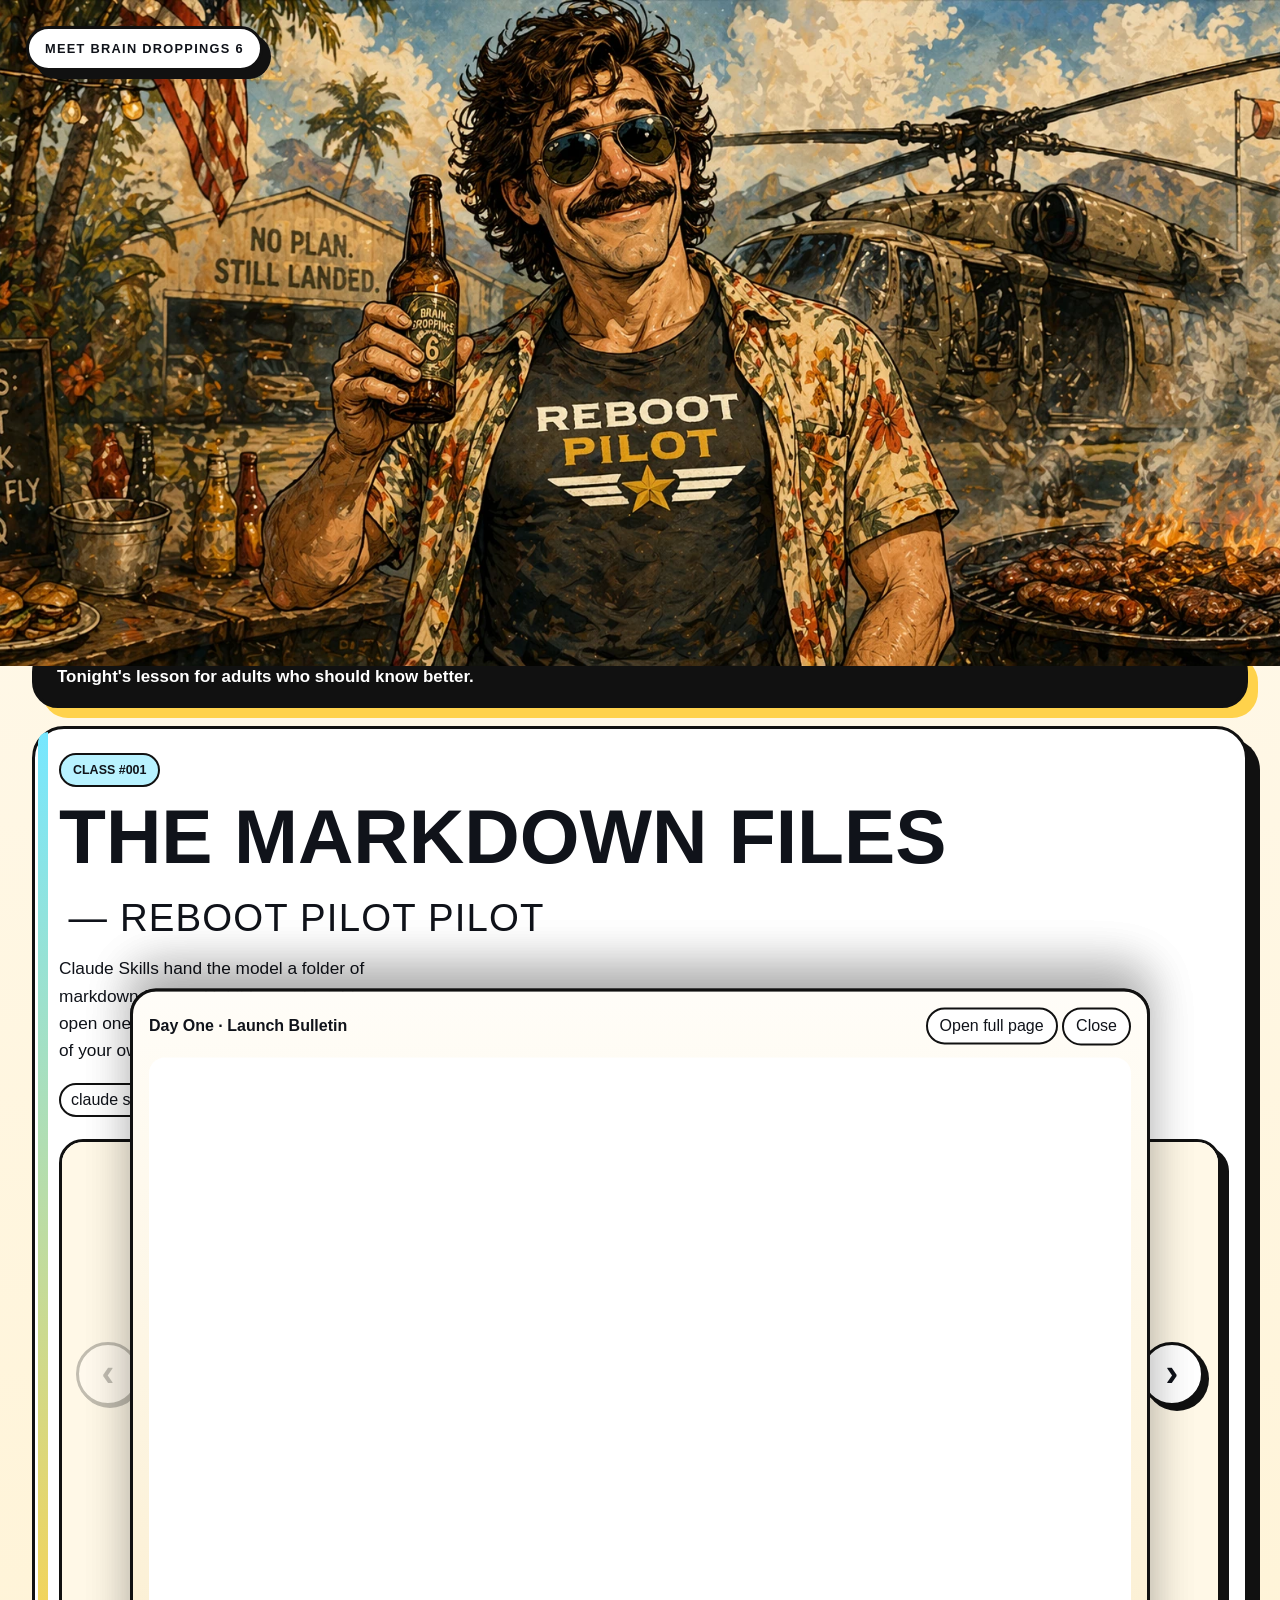
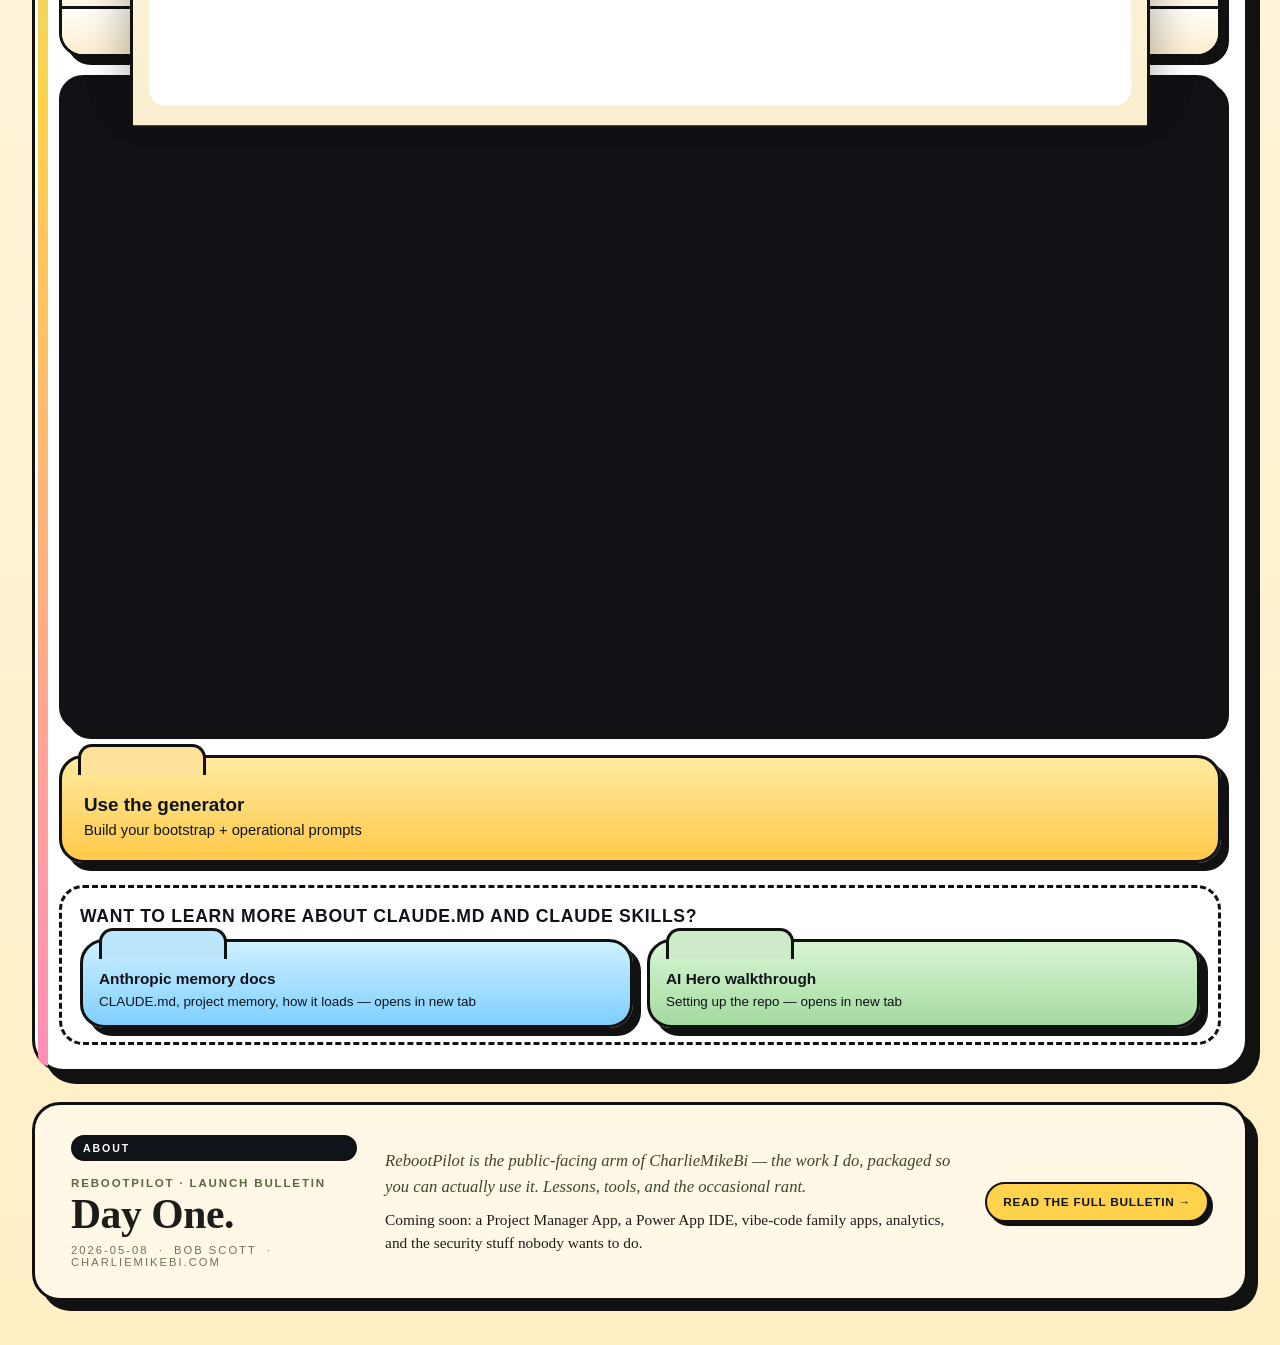
<file: index.html>
<!doctype html>
<html lang="en">
<head>
<meta charset="utf-8" />
<meta name="viewport" content="width=device-width,initial-scale=1" />
<title>RebootPilot &mdash; The Markdown Files</title>
<link rel="icon" href="/assets/favicon.ico" sizes="any" />
<link rel="icon" type="image/png" sizes="32x32" href="/assets/favicon-32.png" />
<link rel="icon" type="image/png" sizes="192x192" href="/assets/favicon-192.png" />
<link rel="icon" type="image/png" sizes="512x512" href="/assets/favicon-512.png" />
<link rel="apple-touch-icon" sizes="180x180" href="/assets/apple-touch-icon.png" />
<link rel="stylesheet" href="styles.css" />
</head>
<body>
<section class="hero">
  <picture>
    <source srcset="assets/brain-droppings-6-banner.webp" type="image/webp" />
    <img src="assets/brain-droppings-6-banner.png" alt="Brain Droppings 6" class="hero-image" />
  </picture>
  <div class="hero-mark">Meet Brain Droppings 6</div>
</section>

<main class="deck">
  <section class="headline-card">Tonight's lesson for adults who should know better.</section>
  <section class="layout">
    <article class="lesson-card">
      <span class="eyebrow">Class #001</span>
      <h1>The Markdown Files <span class="h1-mark">&mdash; Reboot Pilot Pilot</span></h1>
      <p class="lede">Claude Skills hand the model a folder of markdown files and let it loose. Tonight we open one, see why it works, and build one of your own.</p>
      <div class="meta-row">
        <span>claude skills</span><span>llm</span><span>difficulty 2/5</span>
      </div>
      <figure class="comic comic-carousel" aria-roledescription="carousel" aria-label="The Markdown Files comic">
        <div class="carousel-stage">
          <button class="carousel-btn carousel-btn--prev" type="button" data-comic-prev aria-label="Previous panel">&lsaquo;</button>
          <div class="carousel-track-wrap">
            <div class="carousel-track" id="comicTrack">
              <div class="carousel-slide" role="group" aria-roledescription="slide" aria-label="Panel 1 of 6">
                <picture>
                  <source srcset="assets/comic1-1.webp" type="image/webp" />
                  <img src="assets/comic1-1.png" alt="Young Bub hands SFC Murillo a yellow sticky note reading 0600 BUB DRESS BLUES M." loading="eager" />
                </picture>
              </div>
              <div class="carousel-slide" role="group" aria-roledescription="slide" aria-label="Panel 2 of 6">
                <picture>
                  <source srcset="assets/comic1-2.webp" type="image/webp" />
                  <img src="assets/comic1-2.png" alt="On the PT field, Murillo yells YOU WILL NOT DISRESPECT YOUR LT while Lt Droppings stands at attention." loading="lazy" />
                </picture>
              </div>
              <div class="carousel-slide" role="group" aria-roledescription="slide" aria-label="Panel 3 of 6">
                <picture>
                  <source srcset="assets/comic1-3.webp" type="image/webp" />
                  <img src="assets/comic1-3.png" alt="Years later, 1LT Droppings at his desk; Murillo, now in civvies with a duffel, says GOOD TO SEE HOW MUCH BETTER YOU&#39;VE GOTTEN AT PT, SIR." loading="lazy" />
                </picture>
              </div>
              <div class="carousel-slide" role="group" aria-roledescription="slide" aria-label="Panel 4 of 6">
                <picture>
                  <source srcset="assets/comic1-4.webp" type="image/webp" />
                  <img src="assets/comic1-4.png" alt="Modern Bob in a Hawaiian shirt holds a beer next to a RebootPilot mug while an auto-routed Friday Jersey Day email loads on the laptop." loading="lazy" />
                </picture>
              </div>
              <div class="carousel-slide" role="group" aria-roledescription="slide" aria-label="Panel 5 of 6">
                <picture>
                  <source srcset="assets/comic1-5.webp" type="image/webp" />
                  <img src="assets/comic1-5.png" alt="From a pickup truck Bob calls GOOD LUCK BUB to his teenage son in a fantasy-football jersey outside Oceanview High." loading="lazy" />
                </picture>
              </div>
              <div class="carousel-slide" role="group" aria-roledescription="slide" aria-label="Panel 6 of 6">
                <picture>
                  <source srcset="assets/comic1-6.webp" type="image/webp" />
                  <img src="assets/comic1-6.png" alt="On the porch at sunset Bob and his son share a laugh; the framed 0600 BUB DRESS BLUES M note hangs on the wall behind them." loading="lazy" />
                </picture>
              </div>
            </div>
            <div class="carousel-banner" id="comicBanner" hidden>17 Years Later</div>
          </div>
          <button class="carousel-btn carousel-btn--next" type="button" data-comic-next aria-label="Next panel">&rsaquo;</button>
        </div>
        <div class="carousel-foot">
          <span class="carousel-counter" id="comicCounter">1 / 6</span>
          <div class="carousel-dots" role="tablist" aria-label="Jump to panel">
            <button type="button" data-comic-dot="0" aria-label="Panel 1"></button>
            <button type="button" data-comic-dot="1" aria-label="Panel 2"></button>
            <button type="button" data-comic-dot="2" aria-label="Panel 3"></button>
            <button type="button" data-comic-dot="3" aria-label="Panel 4"></button>
            <button type="button" data-comic-dot="4" aria-label="Panel 5"></button>
            <button type="button" data-comic-dot="5" aria-label="Panel 6"></button>
          </div>
        </div>
      </figure>
      <figure class="lesson-video" aria-label="The Markdown Files video">
        <iframe src="https://www.youtube.com/embed/cFNOu6UwVOQ" title="The Markdown Files &mdash; Class #1 video" allow="accelerometer; clipboard-write; encrypted-media; gyroscope; picture-in-picture; web-share" allowfullscreen loading="lazy" referrerpolicy="strict-origin-when-cross-origin"></iframe>
      </figure>
      <div class="folder-row folder-row--main">
        <button class="folder folder--tool" type="button" data-tool-toggle>
          <strong>Use the generator</strong>
          <span>Build your bootstrap + operational prompts</span>
        </button>
      </div>
      <aside class="learn-more">
        <h3 class="learn-more-title">Want to learn more about CLAUDE.md and Claude Skills?</h3>
        <div class="folder-row folder-row--learn">
          <a class="folder folder--docs" href="https://code.claude.com/docs/en/memory" target="_blank" rel="noopener noreferrer">
            <strong>Anthropic memory docs</strong>
            <span>CLAUDE.md, project memory, how it loads &mdash; opens in new tab</span>
          </a>
          <a class="folder folder--ref" href="https://www.aihero.dev/setting-up-the-repo-3qgzu" target="_blank" rel="noopener noreferrer">
            <strong>AI Hero walkthrough</strong>
            <span>Setting up the repo &mdash; opens in new tab</span>
          </a>
        </div>
      </aside>
    </article>

    <aside class="side-column about-band">
      <section class="bulletin">
        <div class="bulletin-mast">
          <span class="bulletin-tag">About</span>
          <div class="bulletin-kicker">RebootPilot &middot; Launch Bulletin</div>
          <h2 class="bulletin-headline">Day One.</h2>
          <p class="bulletin-meta">2026-05-08 &nbsp;&middot;&nbsp; Bob Scott &nbsp;&middot;&nbsp; charliemikebi.com</p>
        </div>
        <div class="bulletin-body">
          <p class="bulletin-lede">RebootPilot is the public-facing arm of CharlieMikeBi &mdash; the work I do, packaged so you can actually use it. Lessons, tools, and the occasional rant.</p>
          <p class="bulletin-tease">Coming soon: a Project Manager App, a Power App IDE, vibe-code family apps, analytics, and the security stuff nobody wants to do.</p>
        </div>
        <a class="bulletin-link" href="launch-flyer.html" data-bulletin-toggle>Read the full bulletin &rarr;</a>
      </section>
    </aside>
  </section>
</main>

<div class="drawer-scrim" id="drawerScrim" hidden></div>

<div class="notebook" id="toolNotebook">
  <div class="notebook-sheet">
    <div class="notebook-tabs">
      <strong>Prompt Generator</strong>
      <div>
        <a href="items/note-intake.html">Open full page</a>
        <button type="button" data-close-drawer>Close</button>
      </div>
    </div>
    <iframe title="Note Intake" data-src="items/note-intake.html"></iframe>
  </div>
</div>

<div class="notebook" id="bulletinDrawer">
  <div class="notebook-sheet">
    <div class="notebook-tabs">
      <strong>Day One &middot; Launch Bulletin</strong>
      <div>
        <a href="launch-flyer.html">Open full page</a>
        <button type="button" data-close-drawer>Close</button>
      </div>
    </div>
    <iframe title="Day One Launch Bulletin" data-src="launch-flyer.html"></iframe>
  </div>
</div>

<script src="script.js"></script>
</body>
</html>
</file>
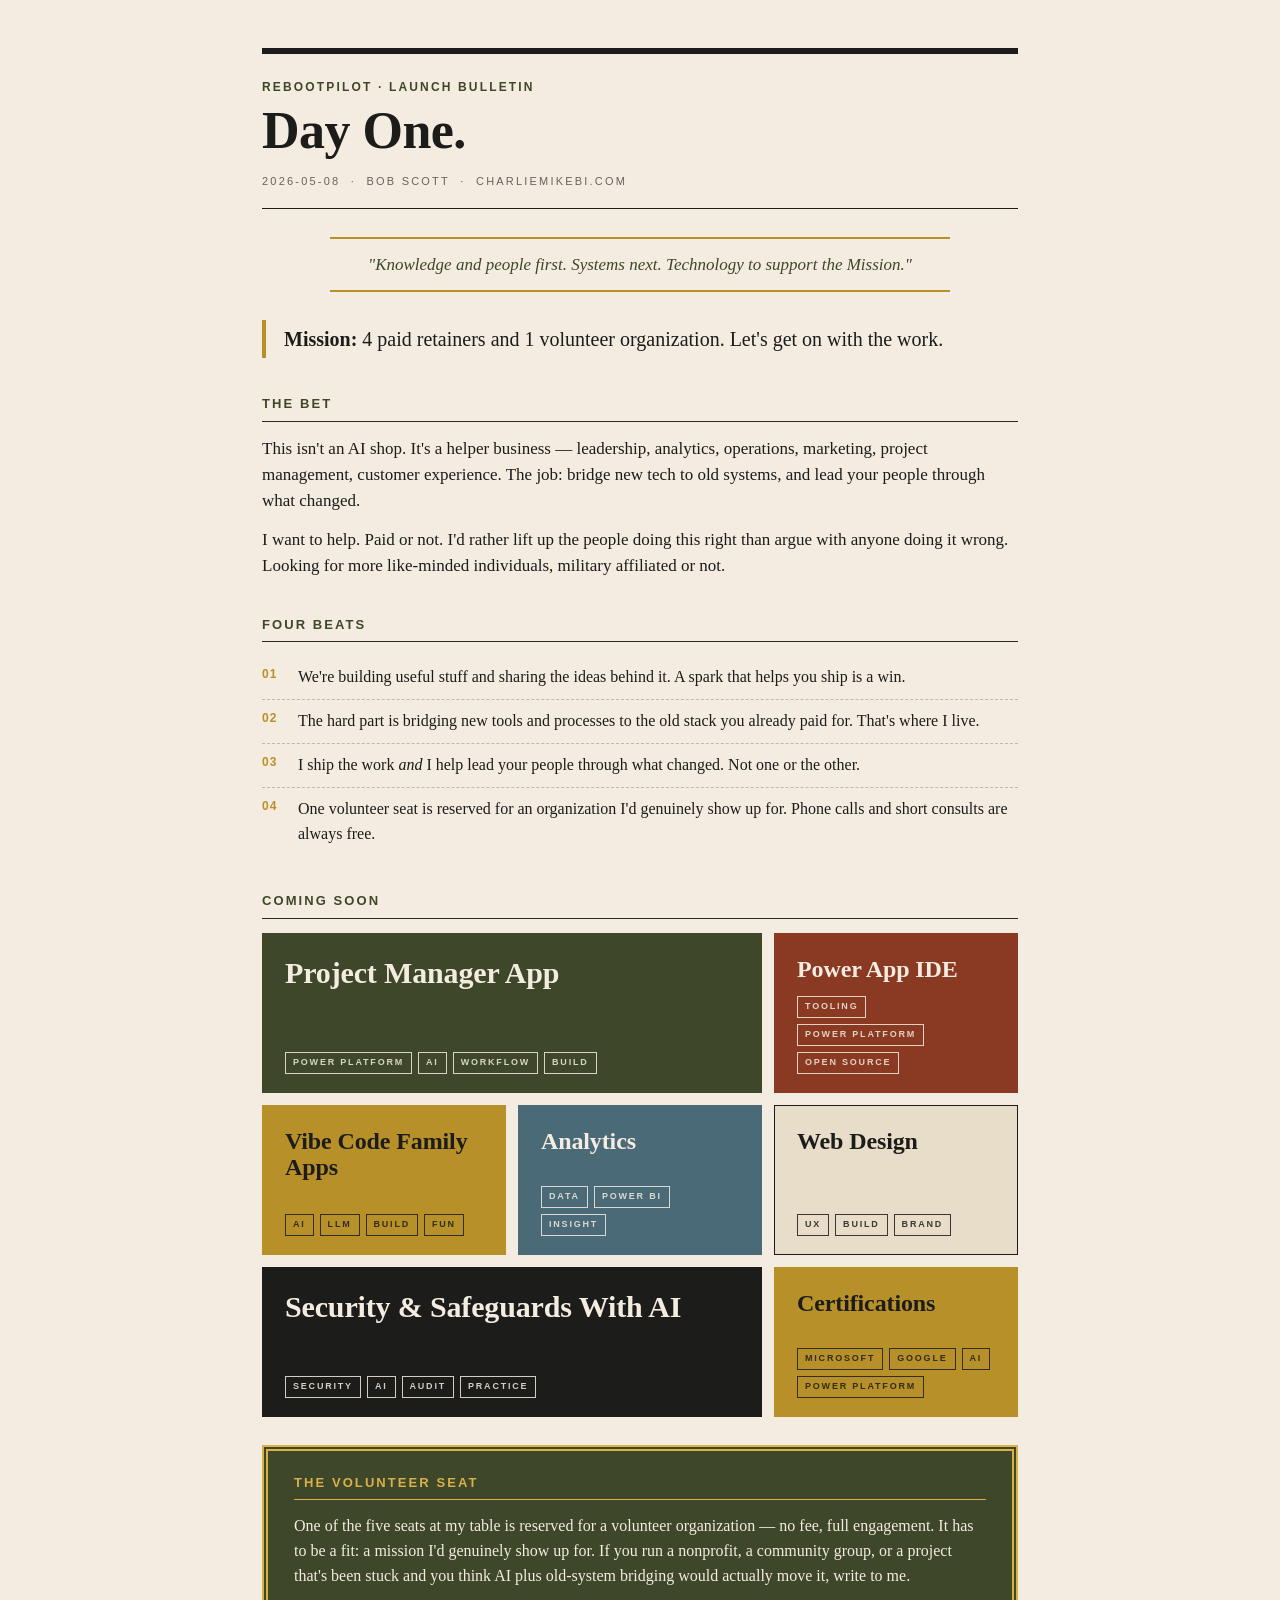
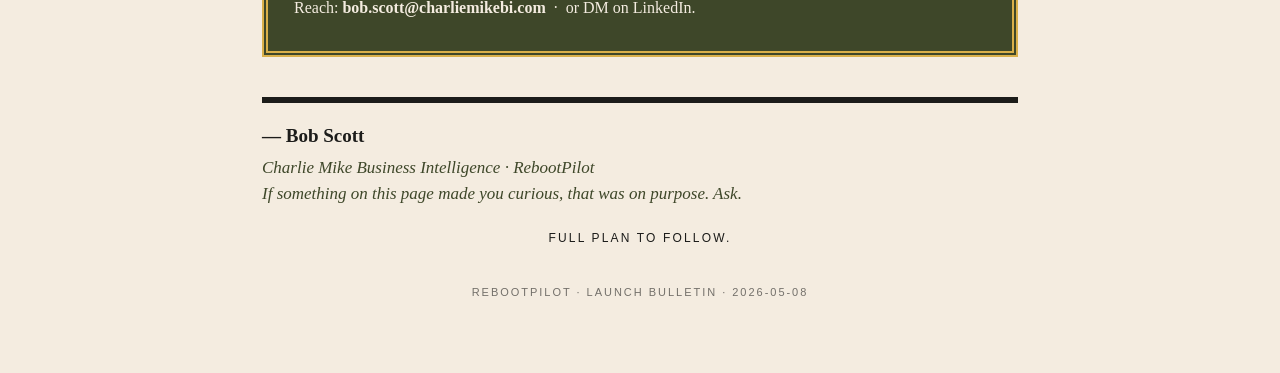
<file: launch-flyer.html>
<!DOCTYPE html>
<html lang="en">
<head>
<meta charset="UTF-8" />
<meta name="viewport" content="width=device-width, initial-scale=1.0" />
<title>RebootPilot &mdash; Launch Bulletin</title>
<style>
  :root {
    --ink:        #1c1c1a;
    --paper:      #f4ece0;
    --paper-dark: #e8ddc9;
    --olive:      #5d6840;
    --olive-deep: #3e4729;
    --mustard:    #b8902a;
    --mustard-soft:#d9b04a;
    --rust:       #8a3a23;
    --faded-blue: #4a6a78;
    --rule:       #2a2a26;
  }
  * { box-sizing: border-box; }
  html, body { margin: 0; padding: 0; }
  body {
    font-family: "Iowan Old Style", "Palatino Linotype", Georgia, "Times New Roman", serif;
    color: var(--ink);
    background: var(--paper);
    line-height: 1.55;
    font-size: 17px;
  }
  .wrap {
    max-width: 820px;
    margin: 0 auto;
    padding: 48px 32px 72px;
  }
  header.masthead {
    border-top: 6px solid var(--ink);
    border-bottom: 1px solid var(--ink);
    padding: 24px 0 18px;
    margin-bottom: 28px;
  }
  .kicker {
    font-family: "Helvetica Neue", Arial, sans-serif;
    font-weight: 700;
    text-transform: uppercase;
    letter-spacing: 0.18em;
    font-size: 12px;
    color: var(--olive-deep);
  }
  h1 {
    font-family: "Iowan Old Style", "Palatino Linotype", Georgia, serif;
    font-weight: 800;
    font-size: 52px;
    line-height: 1;
    letter-spacing: -0.01em;
    margin: 8px 0 6px;
  }
  .subhead {
    font-style: italic;
    font-size: 19px;
    color: var(--olive-deep);
    margin: 0;
  }
  .meta {
    font-family: "Helvetica Neue", Arial, sans-serif;
    font-size: 11px;
    text-transform: uppercase;
    letter-spacing: 0.2em;
    color: var(--ink);
    opacity: 0.65;
    margin-top: 16px;
  }
  h2 {
    font-family: "Helvetica Neue", Arial, sans-serif;
    font-weight: 800;
    text-transform: uppercase;
    letter-spacing: 0.16em;
    font-size: 13px;
    color: var(--olive-deep);
    border-bottom: 1px solid var(--rule);
    padding-bottom: 6px;
    margin: 36px 0 14px;
  }
  p { margin: 0 0 12px; }
  .lede {
    font-size: 20px;
    line-height: 1.5;
    border-left: 4px solid var(--mustard);
    padding: 4px 0 4px 18px;
    margin: 0 0 22px;
  }
  .pull {
    border-top: 2px solid var(--mustard);
    border-bottom: 2px solid var(--mustard);
    padding: 14px 24px;
    margin: 0 auto 28px;
    max-width: 620px;
    font-style: italic;
    font-size: 17px;
    line-height: 1.4;
    color: var(--olive-deep);
    text-align: center;
  }
  ul.beats {
    list-style: none;
    padding: 0;
    margin: 0 0 12px;
    counter-reset: beat;
  }
  ul.beats li {
    padding: 9px 0 9px 36px;
    border-bottom: 1px dashed rgba(28,28,26,0.25);
    position: relative;
    font-size: 16px;
  }
  ul.beats li:last-child { border-bottom: none; }
  ul.beats li::before {
    content: counter(beat, decimal-leading-zero);
    counter-increment: beat;
    position: absolute;
    left: 0;
    top: 9px;
    font-family: "Helvetica Neue", Arial, sans-serif;
    font-weight: 800;
    font-size: 12px;
    color: var(--mustard);
    letter-spacing: 0.08em;
  }
  .bento {
    display: grid;
    grid-template-columns: repeat(3, 1fr);
    gap: 12px;
    margin: 8px 0 0;
  }
  .bento-card {
    padding: 22px 22px 18px;
    display: flex;
    flex-direction: column;
    justify-content: space-between;
    min-height: 150px;
    border: 1px solid var(--ink);
    background: var(--paper-dark);
    color: var(--ink);
    transition: transform 0.15s ease;
  }
  .bento-card:hover { transform: translateY(-2px); }
  .bento-card.olive { background: var(--olive-deep); color: var(--paper); border-color: var(--olive-deep); }
  .bento-card.rust { background: var(--rust); color: var(--paper); border-color: var(--rust); }
  .bento-card.blue { background: var(--faded-blue); color: var(--paper); border-color: var(--faded-blue); }
  .bento-card.ink { background: var(--ink); color: var(--paper); border-color: var(--ink); }
  .bento-card.mustard { background: var(--mustard); color: var(--ink); border-color: var(--mustard); }
  .span-2 { grid-column: span 2; }
  .span-3 { grid-column: span 3; }
  .bento-name {
    font-family: "Iowan Old Style", "Palatino Linotype", Georgia, serif;
    font-weight: 800;
    font-size: 24px;
    line-height: 1.1;
    margin: 0 0 14px;
    letter-spacing: -0.005em;
  }
  .span-2 .bento-name { font-size: 30px; }
  .span-3 .bento-name { font-size: 32px; }
  .bento-cats {
    display: flex;
    flex-wrap: wrap;
    gap: 6px;
  }
  .bento-cat {
    font-family: "Helvetica Neue", Arial, sans-serif;
    font-size: 9px;
    text-transform: uppercase;
    letter-spacing: 0.2em;
    font-weight: 700;
    padding: 3px 7px;
    border: 1px solid currentColor;
    opacity: 0.85;
    white-space: nowrap;
  }

  .invite {
    background: var(--olive-deep);
    color: var(--paper);
    padding: 22px 26px;
    margin: 28px 0 0;
    border: 6px double var(--mustard-soft);
  }
  .invite h2 {
    color: var(--mustard-soft);
    border-bottom: 1px solid var(--mustard-soft);
    margin-top: 0;
  }
  .invite p { margin-bottom: 8px; font-size: 16px; }

  .signoff {
    margin-top: 40px;
    padding-top: 18px;
    border-top: 6px solid var(--ink);
    font-style: italic;
    font-size: 17px;
    color: var(--olive-deep);
  }
  .signoff strong {
    font-style: normal;
    font-weight: 800;
    font-size: 19px;
    color: var(--ink);
    display: block;
    margin-bottom: 4px;
  }
  .more {
    margin-top: 22px;
    text-align: center;
    font-family: "Helvetica Neue", Arial, sans-serif;
    font-size: 12px;
    text-transform: uppercase;
    letter-spacing: 0.18em;
  }
  .more a {
    color: var(--rust);
    text-decoration: none;
    border-bottom: 1px solid var(--rust);
    padding-bottom: 2px;
  }
  .footer {
    margin-top: 36px;
    font-family: "Helvetica Neue", Arial, sans-serif;
    font-size: 11px;
    text-transform: uppercase;
    letter-spacing: 0.18em;
    color: rgba(28,28,26,0.6);
    text-align: center;
  }
  @media (max-width: 760px) {
    .bento { grid-template-columns: repeat(2, 1fr); }
    .span-2, .span-3 { grid-column: span 2; }
    .span-2 .bento-name, .span-3 .bento-name { font-size: 26px; }
  }
  @media (max-width: 480px) {
    .wrap { padding: 32px 22px 56px; }
    h1 { font-size: 38px; }
    .bento { grid-template-columns: 1fr; }
    .span-2, .span-3 { grid-column: span 1; }
    .span-2 .bento-name, .span-3 .bento-name { font-size: 24px; }
  }
</style>
</head>
<body>
  <div class="wrap">

    <header class="masthead">
      <div class="kicker">RebootPilot &middot; Launch Bulletin</div>
      <h1>Day One.</h1>
      <div class="meta">2026-05-08 &nbsp;&middot;&nbsp; Bob Scott &nbsp;&middot;&nbsp; charliemikebi.com</div>
    </header>

    <p class="pull">
      "Knowledge and people first. Systems next. Technology to support the Mission."
    </p>

    <p class="lede">
      <strong>Mission:</strong> 4 paid retainers and 1 volunteer organization. Let's get on with the work.
    </p>

    <h2>The Bet</h2>
    <p>
      This isn't an AI shop. It's a helper business &mdash; leadership, analytics, operations, marketing,
      project management, customer experience. The job: bridge new tech to old systems, and lead your
      people through what changed.
    </p>
    <p>
      I want to help. Paid or not. I'd rather lift up the people doing this right than argue with anyone
      doing it wrong. Looking for more like-minded individuals, military affiliated or not.
    </p>

    <h2>Four Beats</h2>
    <ul class="beats">
      <li>We're building useful stuff and sharing the ideas behind it. A spark that helps you ship is a win.</li>
      <li>The hard part is bridging new tools and processes to the old stack you already paid for. That's where I live.</li>
      <li>I ship the work <em>and</em> I help lead your people through what changed. Not one or the other.</li>
      <li>One volunteer seat is reserved for an organization I'd genuinely show up for. Phone calls and short consults are always free.</li>
    </ul>

    <h2>Coming Soon</h2>
    <div class="bento">
      <div class="bento-card olive span-2">
        <div class="bento-name">Project Manager App</div>
        <div class="bento-cats">
          <span class="bento-cat">Power Platform</span>
          <span class="bento-cat">AI</span>
          <span class="bento-cat">Workflow</span>
          <span class="bento-cat">Build</span>
        </div>
      </div>
      <div class="bento-card rust">
        <div class="bento-name">Power App IDE</div>
        <div class="bento-cats">
          <span class="bento-cat">Tooling</span>
          <span class="bento-cat">Power Platform</span>
          <span class="bento-cat">Open Source</span>
        </div>
      </div>
      <div class="bento-card mustard">
        <div class="bento-name">Vibe Code Family Apps</div>
        <div class="bento-cats">
          <span class="bento-cat">AI</span>
          <span class="bento-cat">LLM</span>
          <span class="bento-cat">Build</span>
          <span class="bento-cat">Fun</span>
        </div>
      </div>
      <div class="bento-card blue">
        <div class="bento-name">Analytics</div>
        <div class="bento-cats">
          <span class="bento-cat">Data</span>
          <span class="bento-cat">Power BI</span>
          <span class="bento-cat">Insight</span>
        </div>
      </div>
      <div class="bento-card">
        <div class="bento-name">Web Design</div>
        <div class="bento-cats">
          <span class="bento-cat">UX</span>
          <span class="bento-cat">Build</span>
          <span class="bento-cat">Brand</span>
        </div>
      </div>
      <div class="bento-card ink span-2">
        <div class="bento-name">Security &amp; Safeguards With AI</div>
        <div class="bento-cats">
          <span class="bento-cat">Security</span>
          <span class="bento-cat">AI</span>
          <span class="bento-cat">Audit</span>
          <span class="bento-cat">Practice</span>
        </div>
      </div>
      <div class="bento-card mustard">
        <div class="bento-name">Certifications</div>
        <div class="bento-cats">
          <span class="bento-cat">Microsoft</span>
          <span class="bento-cat">Google</span>
          <span class="bento-cat">AI</span>
          <span class="bento-cat">Power Platform</span>
        </div>
      </div>
    </div>

    <div class="invite">
      <h2>The Volunteer Seat</h2>
      <p>
        One of the five seats at my table is reserved for a volunteer organization &mdash; no fee, full engagement.
        It has to be a fit: a mission I'd genuinely show up for. If you run a nonprofit, a community group, or
        a project that's been stuck and you think AI plus old-system bridging would actually move it, write to me.
      </p>
      <p>
        Reach: <strong>bob.scott@charliemikebi.com</strong> &nbsp;&middot;&nbsp; or DM on LinkedIn.
      </p>
    </div>

    <div class="signoff">
      <strong>&mdash; Bob Scott</strong>
      Charlie Mike Business Intelligence &middot; RebootPilot
      <br/>If something on this page made you curious, that was on purpose. Ask.
    </div>

    <div class="more">
      Full plan to follow.
    </div>

    <div class="footer">
      RebootPilot &middot; Launch Bulletin &middot; 2026-05-08
    </div>

  </div>
</body>
</html>
</file>
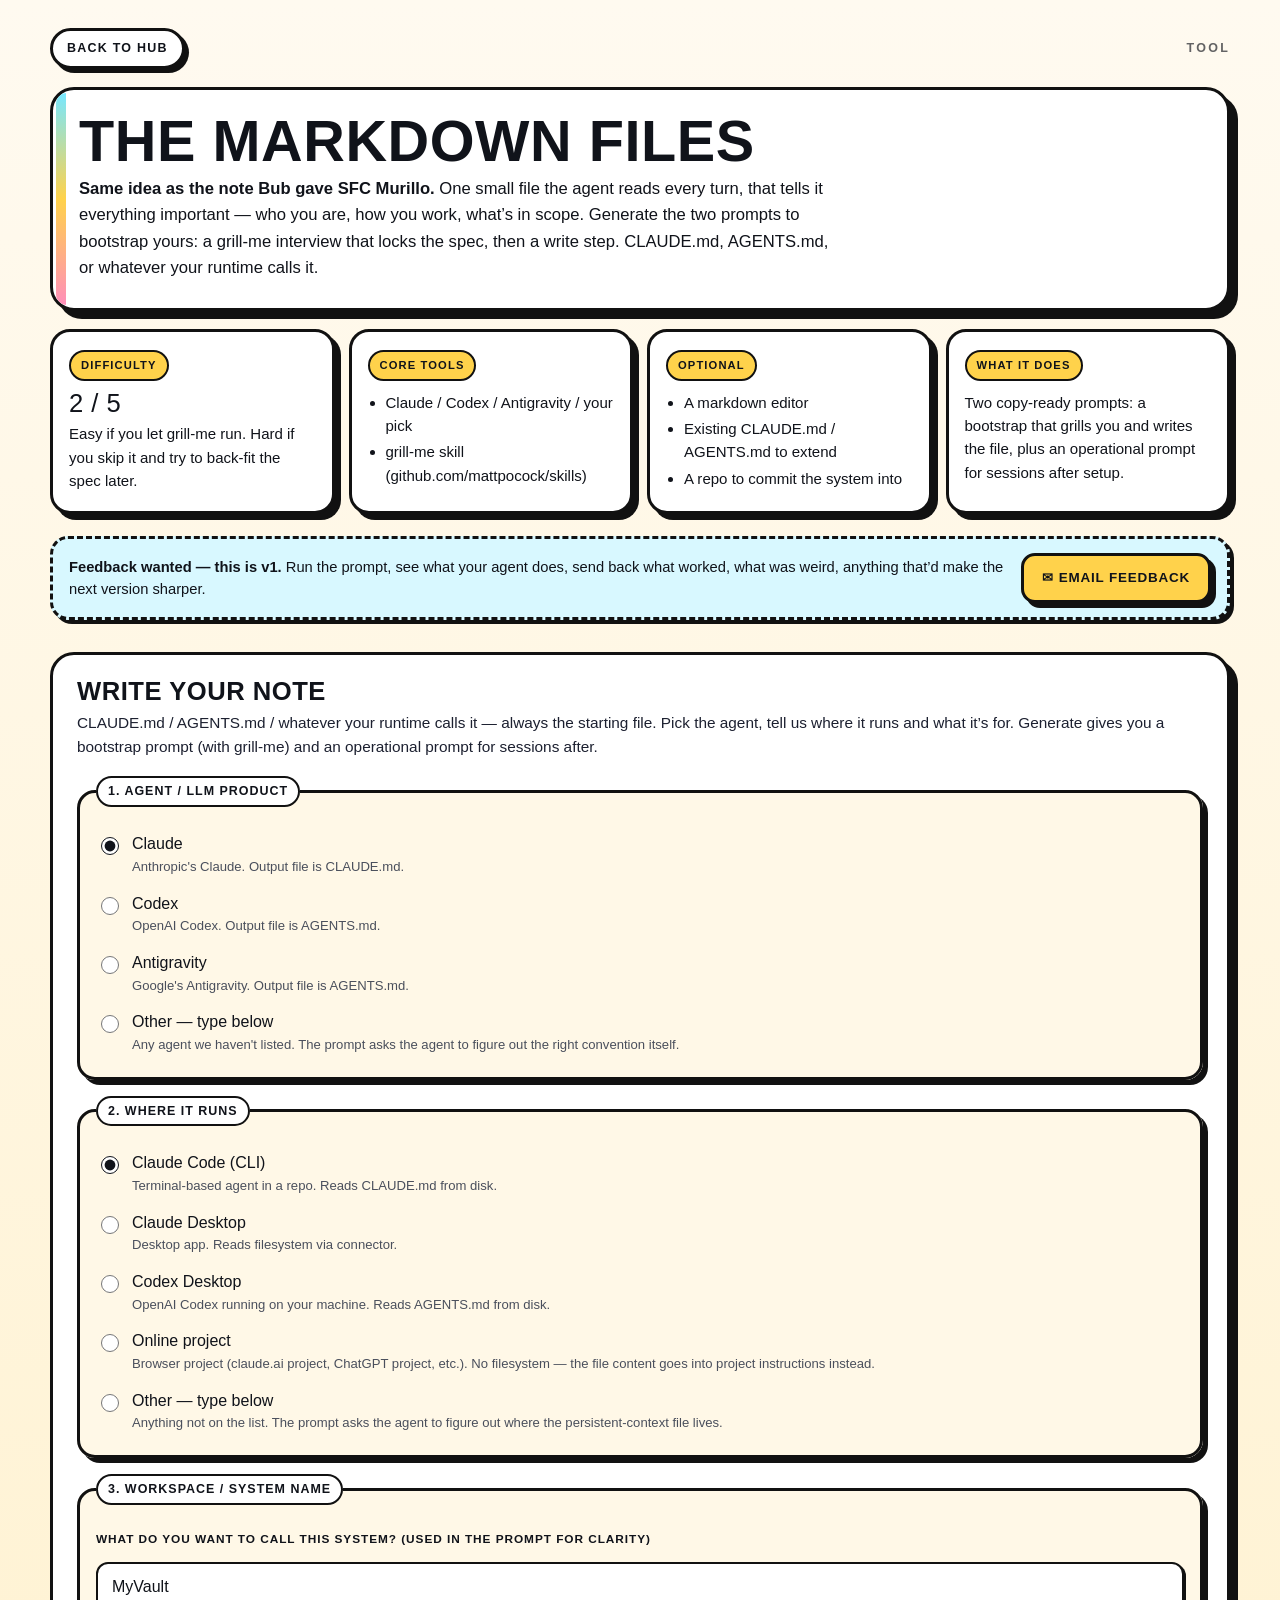
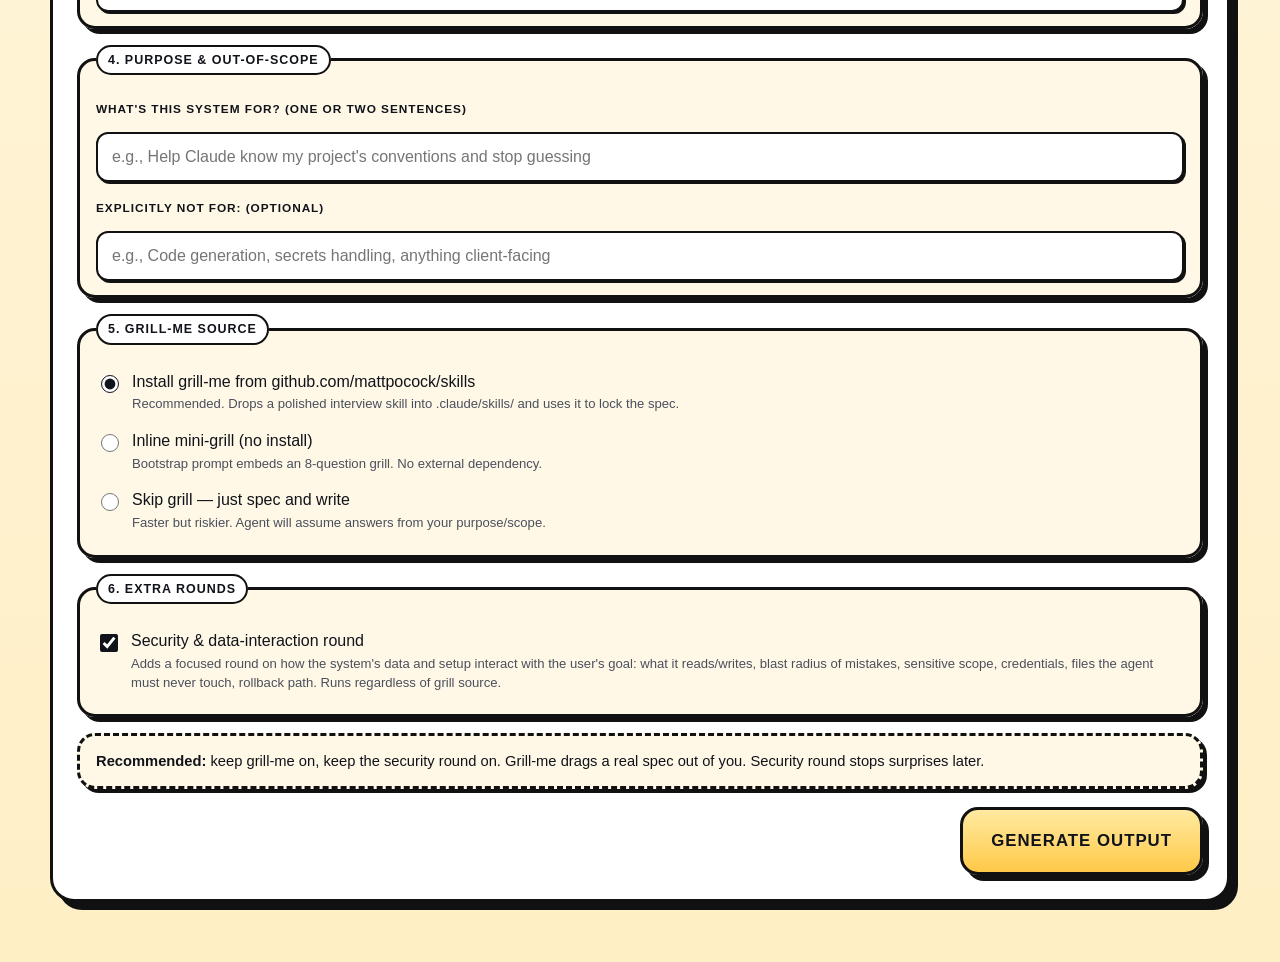
<file: items/note-intake.html>
<!doctype html>
<html lang="en">
<head>
    <meta charset="utf-8" />
    <meta name="viewport" content="width=device-width,initial-scale=1" />
    <title>The Markdown Files | RebootPilot</title>
    <link rel="icon" href="/assets/favicon.ico" sizes="any" />
    <link rel="icon" type="image/png" sizes="32x32" href="/assets/favicon-32.png" />
    <link rel="icon" type="image/png" sizes="192x192" href="/assets/favicon-192.png" />
    <link rel="apple-touch-icon" sizes="180x180" href="/assets/apple-touch-icon.png" />
    <meta
        name="description"
        content="Generate the bootstrap + operational prompts for a CLAUDE.md / AGENTS.md persistent-context system. Built around grill-me-driven setup so the LLM locks the spec before writing any files."
    />
    <style>
        :root{--ink:#10131a;--paper:#fff8e7;--pink:#ff8fba;--sky:#77e7ff;--gold:#ffd24b;--line:#111;--shadow:8px 8px 0 #111;--muted:#4a4f5c}
        *{box-sizing:border-box}
        body{margin:0;min-height:100vh;background:linear-gradient(180deg,#fffaf0,#ffefc5);color:var(--ink);font-family:"Trebuchet MS",Verdana,sans-serif;line-height:1.5}
        .page-shell{position:relative;width:min(94%,1180px);margin:0 auto;padding:28px 0 60px}
        .tool-layout{display:grid;gap:18px}
        .detail-head{display:flex;justify-content:space-between;align-items:center;gap:14px;flex-wrap:wrap}
        .back-link{display:inline-flex;align-items:center;padding:8px 14px;border:3px solid var(--line);border-radius:999px;background:#fff;color:var(--ink);text-decoration:none;font-weight:800;text-transform:uppercase;letter-spacing:.1em;font-size:.78rem;box-shadow:4px 4px 0 var(--line)}
        .back-link:hover{background:var(--gold)}
        .detail-kicker{margin:0;font-size:.78rem;letter-spacing:.18em;text-transform:uppercase;font-weight:900;color:var(--ink);opacity:.65}

        .tool-hero,.tool-panel,.output-modal-panel{background:#fff;border:3px solid var(--line);border-radius:24px;box-shadow:var(--shadow)}
        .tool-hero{padding:26px;position:relative;overflow:hidden}
        .tool-hero::before{content:"";position:absolute;inset:3px auto 3px 3px;width:10px;background:linear-gradient(180deg,var(--sky),var(--gold),var(--pink));border-radius:21px 0 0 21px}
        .tool-hero h1{margin:0 0 6px;font-family:Impact,Haettenschweiler,"Arial Narrow Bold",sans-serif;font-size:clamp(2.4rem,5vw,3.6rem);line-height:.9;text-transform:uppercase;letter-spacing:.01em}
        .tool-hero p{margin:8px 0 0;max-width:760px;font-size:1.04rem;line-height:1.6}
        .tool-hero p strong{font-weight:900}

        .utility-bar{display:grid;grid-template-columns:repeat(4,minmax(0,1fr));gap:14px}
        .utility-card{padding:18px 16px;background:#fff;border:3px solid var(--line);border-radius:20px;box-shadow:6px 6px 0 var(--line)}
        .utility-card strong{display:inline-block;margin-bottom:10px;padding:5px 10px;border:2px solid var(--line);border-radius:999px;background:var(--gold);font-size:.7rem;letter-spacing:.1em;text-transform:uppercase;font-weight:900}
        .utility-card p,.utility-card ul{margin:0;font-size:.94rem;line-height:1.55}
        .utility-card ul{padding-left:18px;margin:0}
        .utility-card li{margin-bottom:3px}
        .rating-line{margin-bottom:6px;font-family:Impact,Haettenschweiler,sans-serif;font-size:1.6rem;line-height:1;letter-spacing:.02em}

        .tool-panel{padding:24px}
        .tool-panel h2{margin:0 0 6px;font-family:Impact,Haettenschweiler,sans-serif;font-size:1.6rem;text-transform:uppercase;letter-spacing:.02em;line-height:1}
        .panel-intro{margin:0 0 18px;font-size:.96rem;line-height:1.55;color:#1c2030}

        .pickers fieldset{margin:0 0 16px;padding:18px 16px 14px;border:3px solid var(--line);border-radius:18px;background:var(--paper);box-shadow:5px 5px 0 var(--line)}
        .pickers legend{padding:4px 10px;border:2px solid var(--line);border-radius:999px;background:#fff;font-size:.78rem;font-weight:900;text-transform:uppercase;letter-spacing:.08em}
        .pickers label{display:flex;gap:10px;align-items:flex-start;padding:8px 0;line-height:1.42;cursor:pointer}
        .pickers input[type="radio"],.pickers input[type="checkbox"]{margin-top:4px;flex-shrink:0;width:18px;height:18px;accent-color:var(--ink)}
        .hint{display:block;margin-top:2px;font-size:.82rem;color:var(--muted)}

        .field-row{display:grid;grid-template-columns:1fr 1fr;gap:14px;margin-bottom:8px}
        .field-block label{display:block;margin-bottom:6px;font-size:.74rem;font-weight:900;text-transform:uppercase;letter-spacing:.08em;color:var(--ink)}
        .text-input,.select-input{width:100%;padding:11px 14px;border:2px solid var(--line);border-radius:12px;font:inherit;background:#fff;color:var(--ink);box-shadow:2px 2px 0 var(--line)}
        .text-input:focus,.select-input:focus{outline:none;background:#fffbe9;border-color:var(--ink)}
        .other-input{margin-top:8px;max-width:380px}
        .other-input[hidden]{display:none}

        .tool-note{padding:14px 16px;margin-top:4px;border-radius:18px;font-size:.92rem;line-height:1.5;background:var(--paper);border:3px dashed var(--line);box-shadow:4px 4px 0 var(--line)}
        .tool-note strong{font-weight:900}
        .feedback-note{margin-bottom:14px;background:#d8f8ff;border-color:var(--line);color:var(--ink);display:flex;align-items:center;justify-content:space-between;gap:18px;flex-wrap:wrap}
        .feedback-note p{margin:0;flex:1 1 280px;min-width:240px}
        .feedback-button{display:inline-flex;align-items:center;gap:8px;padding:12px 18px;border:3px solid var(--line);border-radius:14px;background:var(--gold);color:var(--ink);text-decoration:none;font-weight:900;text-transform:uppercase;letter-spacing:.06em;font-size:.84rem;box-shadow:5px 5px 0 var(--line);white-space:nowrap;transition:transform .12s ease,background .12s ease}
        .feedback-button:hover{background:var(--pink);transform:translateY(-2px)}

        .action-row{display:flex;justify-content:flex-end;gap:10px;margin-top:18px}
        .generate-btn{padding:18px 28px;border:3px solid var(--line);border-radius:18px;background:linear-gradient(180deg,#ffeaa1,#ffc948);color:var(--ink);font:inherit;font-weight:900;font-size:1.05rem;text-transform:uppercase;letter-spacing:.06em;cursor:pointer;box-shadow:6px 6px 0 var(--line);transition:transform .12s ease,background .12s ease}
        .generate-btn:hover{background:linear-gradient(180deg,#ffd24b,#ffb01a);transform:translateY(-2px)}

        .output-modal{position:fixed;inset:0;z-index:9999;display:none;align-items:center;justify-content:center;padding:24px;background:rgba(16,19,26,.62)}
        .output-modal.active{display:flex}
        .output-modal-panel{width:min(980px,100%);max-height:88vh;overflow:auto;padding:0;border-radius:24px}
        .output-dialog-head{position:sticky;top:0;z-index:1;display:flex;justify-content:space-between;align-items:center;gap:12px;padding:20px 22px;border-bottom:3px solid var(--line);background:linear-gradient(180deg,#fffdf8,#fbeecf)}
        .output-dialog-head h2{margin:0;font-family:Impact,Haettenschweiler,sans-serif;font-size:1.5rem;text-transform:uppercase;letter-spacing:.02em}
        .output-dialog-head p{margin:4px 0 0;font-size:.88rem;color:var(--muted)}
        .output-close,.copy-output{padding:9px 14px;border:2px solid var(--line);border-radius:999px;background:#fff;font:inherit;font-weight:800;cursor:pointer;box-shadow:3px 3px 0 var(--line)}
        .output-close:hover,.copy-output:hover{background:var(--gold);transform:translateY(-1px)}
        .copy-output{background:var(--sky)}
        .copy-output.copied{background:#9ee8b5;color:var(--ink)}

        .output-block{padding:22px;border-bottom:3px solid var(--line)}
        .output-block:last-child{border-bottom:0}
        .block-step{display:inline-block;margin-bottom:10px;padding:6px 14px;border:2px solid var(--line);border-radius:999px;background:var(--gold);color:var(--ink);font-family:"Helvetica Neue",Arial,sans-serif;font-size:.74rem;font-weight:900;text-transform:uppercase;letter-spacing:.16em;box-shadow:3px 3px 0 var(--line)}
        .output-block-head{display:flex;justify-content:space-between;align-items:flex-start;gap:14px;margin-bottom:14px;flex-wrap:wrap}
        .output-block-title{flex:1 1 280px;min-width:240px}
        .output-block h3{margin:0;font-family:Impact,Haettenschweiler,sans-serif;font-size:1.5rem;text-transform:uppercase;letter-spacing:.02em;line-height:1}
        .output-block-sub{margin:6px 0 0;font-size:.92rem;line-height:1.45;color:var(--muted)}
        .output-pre{margin:0;padding:18px;border:2px solid var(--line);border-radius:14px;background:#101216;color:#ece9e1;font-family:Consolas,"SFMono-Regular",Menlo,monospace;font-size:.84rem;line-height:1.58;white-space:pre-wrap;word-break:break-word}

        @media(max-width:980px){.utility-bar,.field-row{grid-template-columns:1fr}.tool-hero h1{font-size:2.2rem}}
        @media(max-width:540px){.page-shell{padding:18px 0 40px}.tool-hero,.tool-panel{padding:18px}.utility-card{padding:14px 14px}.generate-btn{width:100%;padding:16px 20px}}
    </style>
</head>
<body>
    <div class="page-shell">
        <main class="tool-layout">
            <div class="detail-head">
                <a class="back-link" href="../index.html">Back to hub</a>
                <p class="detail-kicker">Tool</p>
            </div>

            <section class="tool-hero">
                <h1>The Markdown Files</h1>
                <p><strong>Same idea as the note Bub gave SFC Murillo.</strong> One small file the agent reads every turn, that tells it everything important &mdash; who you are, how you work, what&rsquo;s in scope. Generate the two prompts to bootstrap yours: a grill-me interview that locks the spec, then a write step. CLAUDE.md, AGENTS.md, or whatever your runtime calls it.</p>
            </section>

            <section class="utility-bar" aria-label="Tool overview">
                <article class="utility-card">
                    <strong>Difficulty</strong>
                    <div class="rating-line">2 / 5</div>
                    <p>Easy if you let grill-me run. Hard if you skip it and try to back-fit the spec later.</p>
                </article>
                <article class="utility-card">
                    <strong>Core tools</strong>
                    <ul>
                        <li>Claude / Codex / Antigravity / your pick</li>
                        <li>grill-me skill (github.com/mattpocock/skills)</li>
                    </ul>
                </article>
                <article class="utility-card">
                    <strong>Optional</strong>
                    <ul>
                        <li>A markdown editor</li>
                        <li>Existing CLAUDE.md / AGENTS.md to extend</li>
                        <li>A repo to commit the system into</li>
                    </ul>
                </article>
                <article class="utility-card">
                    <strong>What it does</strong>
                    <p>Two copy-ready prompts: a bootstrap that grills you and writes the file, plus an operational prompt for sessions after setup.</p>
                </article>
            </section>

            <section class="tool-note feedback-note">
                <p><strong>Feedback wanted &mdash; this is v1.</strong> Run the prompt, see what your agent does, send back what worked, what was weird, anything that&rsquo;d make the next version sharper.</p>
                <a class="feedback-button" href="mailto:droppingsbrain6@gmail.com?subject=The%20Markdown%20Files%20%E2%80%94%20feedback&amp;body=What%20I%20ran%3A%20%0A%0AAgent%20%2F%20runtime%3A%20%0A%0AWhat%20worked%3A%20%0A%0AWhat%20was%20weird%20or%20wrong%3A%20%0A%0ATip%20that%20would%27ve%20made%20it%20better%3A%20%0A">&#9993; Email feedback</a>
            </section>

            <section class="tool-panel pickers">
                <h2>Write your note</h2>
                <p class="panel-intro">CLAUDE.md / AGENTS.md / whatever your runtime calls it &mdash; always the starting file. Pick the agent, tell us where it runs and what it&rsquo;s for. Generate gives you a bootstrap prompt (with grill-me) and an operational prompt for sessions after.</p>

                <fieldset>
                    <legend>1. Agent / LLM product</legend>
                    <label><input type="radio" name="agent" value="claude" checked> <span>Claude<span class="hint">Anthropic's Claude. Output file is CLAUDE.md.</span></span></label>
                    <label><input type="radio" name="agent" value="codex"> <span>Codex<span class="hint">OpenAI Codex. Output file is AGENTS.md.</span></span></label>
                    <label><input type="radio" name="agent" value="antigravity"> <span>Antigravity<span class="hint">Google's Antigravity. Output file is AGENTS.md.</span></span></label>
                    <label><input type="radio" name="agent" value="other"> <span>Other &mdash; type below<span class="hint">Any agent we haven't listed. The prompt asks the agent to figure out the right convention itself.</span></span></label>
                    <input class="text-input other-input" id="agentOther" type="text" placeholder="e.g., Cursor, Aider, Roo Code" hidden>
                </fieldset>

                <fieldset>
                    <legend>2. Where it runs</legend>
                    <label><input type="radio" name="runtime" value="code" checked> <span>Claude Code (CLI)<span class="hint">Terminal-based agent in a repo. Reads CLAUDE.md from disk.</span></span></label>
                    <label><input type="radio" name="runtime" value="desktop"> <span>Claude Desktop<span class="hint">Desktop app. Reads filesystem via connector.</span></span></label>
                    <label><input type="radio" name="runtime" value="codex-desktop"> <span>Codex Desktop<span class="hint">OpenAI Codex running on your machine. Reads AGENTS.md from disk.</span></span></label>
                    <label><input type="radio" name="runtime" value="online"> <span>Online project<span class="hint">Browser project (claude.ai project, ChatGPT project, etc.). No filesystem &mdash; the file content goes into project instructions instead.</span></span></label>
                    <label><input type="radio" name="runtime" value="other"> <span>Other &mdash; type below<span class="hint">Anything not on the list. The prompt asks the agent to figure out where the persistent-context file lives.</span></span></label>
                    <input class="text-input other-input" id="runtimeOther" type="text" placeholder="e.g., VS Code Copilot CLI, Aider in tmux" hidden>
                </fieldset>

                <fieldset>
                    <legend>3. Workspace / system name</legend>
                    <div class="field-block">
                        <label for="workspaceName">What do you want to call this system? (used in the prompt for clarity)</label>
                        <input class="text-input" type="text" id="workspaceName" value="MyVault">
                    </div>
                </fieldset>

                <fieldset>
                    <legend>4. Purpose &amp; out-of-scope</legend>
                    <div class="field-block">
                        <label for="purpose">What's this system for? (one or two sentences)</label>
                        <input class="text-input" type="text" id="purpose" placeholder="e.g., Help Claude know my project's conventions and stop guessing">
                    </div>
                    <div class="field-block" style="margin-top:10px">
                        <label for="scopeOut">Explicitly NOT for: (optional)</label>
                        <input class="text-input" type="text" id="scopeOut" placeholder="e.g., Code generation, secrets handling, anything client-facing">
                    </div>
                </fieldset>

                <fieldset>
                    <legend>5. Grill-me source</legend>
                    <label><input type="radio" name="grill" value="external" checked> <span>Install grill-me from github.com/mattpocock/skills<span class="hint">Recommended. Drops a polished interview skill into .claude/skills/ and uses it to lock the spec.</span></span></label>
                    <label><input type="radio" name="grill" value="inline"> <span>Inline mini-grill (no install)<span class="hint">Bootstrap prompt embeds an 8-question grill. No external dependency.</span></span></label>
                    <label><input type="radio" name="grill" value="skip"> <span>Skip grill &mdash; just spec and write<span class="hint">Faster but riskier. Agent will assume answers from your purpose/scope.</span></span></label>
                </fieldset>

                <fieldset>
                    <legend>6. Extra rounds</legend>
                    <label><input type="checkbox" id="securityGrill" checked> <span>Security &amp; data-interaction round<span class="hint">Adds a focused round on how the system's data and setup interact with the user's goal: what it reads/writes, blast radius of mistakes, sensitive scope, credentials, files the agent must never touch, rollback path. Runs regardless of grill source.</span></span></label>
                </fieldset>

                <div class="tool-note"><strong>Recommended:</strong> keep grill-me on, keep the security round on. Grill-me drags a real spec out of you. Security round stops surprises later.</div>
                <div class="action-row">
                    <button class="generate-btn" id="generateOutput" type="button">Generate output</button>
                </div>
            </section>
        </main>
    </div>

    <div class="output-modal" id="outputModal" aria-hidden="true">
        <div class="output-modal-panel" role="dialog" aria-modal="true" aria-labelledby="outputTitle">
            <div class="output-dialog-head">
                <div>
                    <h2 id="outputTitle">Generated prompts</h2>
                    <p id="outputSubtitle">Bootstrap prompt grills you and writes the file. Operational prompt is for every session after.</p>
                </div>
                <button class="output-close" id="closeOutput" type="button">Close</button>
            </div>
            <div id="outputBlocks"></div>
        </div>
    </div>

    <script>
        const state = {
            agent: "claude",
            agentOther: "",
            runtime: "code",
            runtimeOther: "",
            workspaceName: "MyVault",
            purpose: "",
            scopeOut: "",
            grill: "external",
            securityGrill: true
        };

        const els = {
            agentOther: document.getElementById("agentOther"),
            runtimeOther: document.getElementById("runtimeOther"),
            workspaceName: document.getElementById("workspaceName"),
            purpose: document.getElementById("purpose"),
            scopeOut: document.getElementById("scopeOut"),
            securityGrill: document.getElementById("securityGrill"),
            generate: document.getElementById("generateOutput"),
            modal: document.getElementById("outputModal"),
            closeBtn: document.getElementById("closeOutput"),
            blocks: document.getElementById("outputBlocks"),
            subtitle: document.getElementById("outputSubtitle")
        };

        function agentLabel() {
            if (state.agent === "claude") return "Claude";
            if (state.agent === "codex") return "Codex";
            if (state.agent === "antigravity") return "Antigravity";
            return state.agentOther.trim() || "your chosen agent";
        }

        function contextFileName() {
            if (state.agent === "claude") return "CLAUDE.md";
            if (state.agent === "codex" || state.agent === "antigravity") return "AGENTS.md";
            return "the agent-specific persistent-context file (CLAUDE.md / AGENTS.md / equivalent — the agent should know which)";
        }

        function runtimeLabel() {
            if (state.runtime === "code") return "Claude Code (CLI)";
            if (state.runtime === "desktop") return "Claude Desktop";
            if (state.runtime === "codex-desktop") return "Codex Desktop";
            if (state.runtime === "online") return "an online project (browser-based, no filesystem)";
            return state.runtimeOther.trim() || "a runtime not on the standard list";
        }

        function contextFileSpec() {
            if (state.runtime === "online") return "project instructions / project knowledge area (paste in, no file)";
            return "project-root " + contextFileName();
        }

        function configBlock() {
            const ws = state.workspaceName.trim() || "MyVault";
            const purpose = state.purpose.trim() || "(not yet specified — grill the user before writing)";
            const scopeOut = state.scopeOut.trim() || "(not specified)";
            return [
                "- Agent: " + agentLabel(),
                "- Runtime: " + runtimeLabel(),
                "- Persistent-context file: " + contextFileSpec(),
                "- System name: " + ws,
                "- Purpose: " + purpose,
                "- Out of scope: " + scopeOut
            ].join("\n");
        }

        function grillSection() {
            if (state.grill === "external") {
                return [
                    "## Step 1 — Make sure grill-me is installed",
                    "Check whether the grill-me skill exists in the active runtime's skills directory (e.g., .claude/skills/ for Claude, equivalent for others). If not, install it from github.com/mattpocock/skills (clone, copy the grill-me folder into the skills directory, restart the session if required).",
                    "",
                    "## Step 2 — Use grill-me to interview the user",
                    "Run the grill-me skill on this system spec. Keep the full interview under 10 questions, grouped by topic. Don't skip topics; do compress related ones.",
                    "",
                    "Cover:",
                    "- Purpose: What problem does this system solve? Name the failure mode it prevents.",
                    "- Audience: Who operates this — the user, an agent, both?",
                    "- Existing setup: What runtime, repo, vault, or prior context files already exist that this should respect?",
                    "- Boundaries: What looks in-scope but isn't?",
                    "- Conventions: How do they want the agent to behave (formatting, voice, level of detail, when to ask vs decide)?",
                    "",
                    "Don't accept hand-waving. If an answer is vague, push back with a concrete example.",
                    "Example: user says \"I want it organized.\" Push back with: \"Organized how — by project, by date, by client? Give me a sample folder you'd consider well-organized.\"",
                    "If the user contradicts an earlier answer, flag it and ask which to keep.",
                    "",
                    "After the interview, summarize what was said in your own words and wait for the user to confirm before writing any files."
                ].join("\n");
            }
            if (state.grill === "inline") {
                return [
                    "## Inline grill — interview before writing",
                    "Ask these 8 questions, grouped, one round at a time. Don't write until the user confirms the summary at the end.",
                    "",
                    "Round 1 — Identity (2 questions)",
                    "1. Who are you and what do you do? (Used to shape the agent's awareness of context.)",
                    "2. What problem does this system solve — what failure mode does it prevent?",
                    "",
                    "Round 2 — Existing setup (2 questions)",
                    "3. What runtime / repo / vault / prior context files already exist that this should respect?",
                    "4. Anything the agent should NOT touch or assume?",
                    "",
                    "Round 3 — Conventions (2 questions)",
                    "5. How do you want the agent to talk to you (terse vs verbose, ask-vs-decide thresholds)?",
                    "6. Any formatting or voice rules (no emoji, no apologies, specific tone)?",
                    "",
                    "Round 4 — Boundaries (2 questions)",
                    "7. What is this system NOT for?",
                    "8. What's the smallest first version of the file we can ship today?",
                    "",
                    "After all 4 rounds, summarize and wait for the user to confirm before writing."
                ].join("\n");
            }
            return [
                "## Skip grill — assume the stated purpose and scope are sufficient",
                "Don't run a long interview. If a key decision is not derivable from the stated purpose, ask exactly one focused question to fill the gap. Otherwise proceed straight to the writing step."
            ].join("\n");
        }

        function securitySection() {
            if (!state.securityGrill) return "";
            return [
                "",
                "## Security & data-interaction round (always run, regardless of grill source above)",
                "Run a focused round on how this system's data and setup interact with the user's goal. Don't accept \"it's fine\" — push for specifics:",
                "- What data does this system read or write? Be exact about paths, services, accounts.",
                "- Is any of it sensitive — credentials, PII, client material, anything covered by an NDA or compliance rule?",
                "- Where do credentials live (env vars, .env, secrets manager, keychain)? What is the system actually allowed to read?",
                "- Blast radius: if you (the agent) get this wrong, what gets damaged, leaked, or hard to roll back?",
                "- Forbidden surfaces: which files, paths, services, or accounts must NEVER be touched by this system, even on user request inside its loaded scope?",
                "- Integrations: how does this system interact with other tools, agents, MCP servers, or automations the user has running?",
                "- Rollback: what's the path back if a markdown change breaks something? Is the system in version control?",
                "",
                "Surface contradictions explicitly. If the user says \"no sensitive data\" but the system needs to read .env or call an authenticated API, push back and reconcile before writing."
            ].join("\n");
        }

        function writeStep() {
            if (state.runtime === "online") {
                return [
                    "Runtime is an online project (no filesystem). Don't write a file — instead, generate the exact text that should be pasted into the project's system instructions / project knowledge area.",
                    "Output the content as a single markdown block, clearly labeled, ready to paste.",
                    "If the user already has system instructions in place, propose a diff showing what to add and where, not a wholesale replacement."
                ].join("\n");
            }
            if (state.agent === "other" || state.runtime === "other") {
                return [
                    "Determine the correct persistent-context convention for the chosen agent + runtime before writing.",
                    "If a known convention exists (CLAUDE.md, AGENTS.md, .cursor/rules, .aider.conf.yml, etc.), use it.",
                    "If unknown, ask the user once, then proceed.",
                    "Write or update the file at the project root. If it exists, propose a diff first, don't overwrite silently."
                ].join("\n");
            }
            return [
                "Write or update " + contextFileName() + " at the active project root.",
                "(\"Active project root\" = current working directory in Claude Code or Codex Desktop CLI; the folder your filesystem connector is scoped to in Claude Desktop; the repo root if the agent is operating in one.)",
                "- Lead with WHO the user is, HOW they work, and THEIR existing setup (read from grill answers).",
                "- Then explicit rules and out-of-scope.",
                "- Keep it under 200 lines if possible. If longer, split related material into linked files and reference them from " + contextFileName() + ".",
                "- If " + contextFileName() + " already exists, propose a diff (don't overwrite silently)."
            ].join("\n");
        }

        function buildBootstrapPrompt() {
            return [
                "You are " + agentLabel() + " running in " + runtimeLabel() + ", bootstrapping a persistent-context markdown system.",
                "",
                "# Stated configuration",
                configBlock(),
                "",
                grillSection(),
                securitySection(),
                "",
                "# After the interview — write the system",
                writeStep(),
                "",
                "# Safety",
                "- Never overwrite an existing context file without showing a diff and getting approval.",
                "- Never delete files.",
                "- Add new content as clearly delimited sections; don't blend it into prior content silently.",
                "- Keep the persistent-context surface minimal. If something doesn't need to be loaded every turn, document it in a separate file and reference it.",
                "",
                "# Done when",
                "Done when the user confirms (a) the spec summary, (b) the file diffs (or pasteable content for online projects), and (c) any open questions are resolved. Output a one-paragraph handoff describing what was created and how to use it in subsequent sessions."
            ].join("\n");
        }

        function buildOperationalPrompt() {
            const loadedLine = state.runtime === "online"
                ? "- Project instructions / project knowledge area (always in scope while the project is open)"
                : "- " + contextFileSpec() + " (always-loaded persistent context)";
            return [
                "You are " + agentLabel() + " operating with the " + (state.workspaceName.trim() || "MyVault") + " markdown system loaded.",
                "",
                "# What's loaded right now",
                loadedLine,
                "",
                "# Continuity from setup",
                "If the user pastes a handoff paragraph from the bootstrap (or references prior session changes), use it to confirm what's loaded and what's changed since the last session before acting.",
                "",
                "# Behavior",
                "- When a rule from the loaded system materially affects your decision, mention the source briefly (the section heading is enough — don't quote the full passage every time).",
                "- If the user's request depends on assumptions, paths, conventions, or rules not covered by the loaded content, say so before acting.",
                "- Do not invent paths, conventions, or rules that are not in the loaded content.",
                "",
                "# Updating the system",
                "- Only update the system on user request.",
                "- For substantial additions (anything adding a new always-loaded rule, or more than ~20 lines), prefer re-running the bootstrap interview instead of patching ad hoc.",
                "- Show diffs (or pasteable replacement text for online projects) before writing or replacing.",
                "- Keep the always-loaded surface lean. If a new addition does not need to load every turn, place it in a referenced file or skill, not in the main context file."
            ].join("\n");
        }

        function generateBlocks() {
            return [
                { step: "Step 1 of 2", title: "Bootstrap prompt", sub: "Paste at the start of a fresh session — grills you for the spec, then writes the file.", body: buildBootstrapPrompt() },
                { step: "Step 2 of 2", title: "Operational prompt", sub: "For every session after setup — the agent reads the file you wrote in Step 1.", body: buildOperationalPrompt() }
            ];
        }

        function openOutput() {
            const blocks = generateBlocks();
            els.blocks.innerHTML = "";
            blocks.forEach(function(block) {
                const blockEl = document.createElement("section");
                blockEl.className = "output-block";

                const stepPill = document.createElement("span");
                stepPill.className = "block-step";
                stepPill.textContent = block.step;

                const head = document.createElement("div");
                head.className = "output-block-head";

                const titleWrap = document.createElement("div");
                titleWrap.className = "output-block-title";

                const title = document.createElement("h3");
                title.textContent = block.title;

                const sub = document.createElement("p");
                sub.className = "output-block-sub";
                sub.textContent = block.sub;

                titleWrap.appendChild(title);
                titleWrap.appendChild(sub);

                const copy = document.createElement("button");
                copy.className = "copy-output";
                copy.type = "button";
                copy.textContent = "Copy";
                copy.addEventListener("click", async function() {
                    try {
                        await navigator.clipboard.writeText(block.body);
                        copy.classList.add("copied");
                        copy.textContent = "Copied";
                        setTimeout(function() {
                            copy.classList.remove("copied");
                            copy.textContent = "Copy";
                        }, 1500);
                    } catch (err) {
                        copy.textContent = "Copy failed";
                    }
                });

                const pre = document.createElement("pre");
                pre.className = "output-pre";
                pre.textContent = block.body;

                head.appendChild(titleWrap);
                head.appendChild(copy);
                blockEl.appendChild(stepPill);
                blockEl.appendChild(head);
                blockEl.appendChild(pre);
                els.blocks.appendChild(blockEl);
            });

            els.modal.classList.add("active");
            els.modal.setAttribute("aria-hidden", "false");
        }

        function syncOtherInputs() {
            els.agentOther.hidden = state.agent !== "other";
            els.runtimeOther.hidden = state.runtime !== "other";
        }

        document.querySelectorAll('input[name="agent"]').forEach(function(el) {
            el.addEventListener("change", function(event) {
                state.agent = event.target.value;
                syncOtherInputs();
            });
        });
        document.querySelectorAll('input[name="runtime"]').forEach(function(el) {
            el.addEventListener("change", function(event) {
                state.runtime = event.target.value;
                syncOtherInputs();
            });
        });
        document.querySelectorAll('input[name="grill"]').forEach(function(el) {
            el.addEventListener("change", function(event) { state.grill = event.target.value; });
        });
        els.agentOther.addEventListener("input", function(event) { state.agentOther = event.target.value; });
        els.runtimeOther.addEventListener("input", function(event) { state.runtimeOther = event.target.value; });
        els.workspaceName.addEventListener("input", function(event) { state.workspaceName = event.target.value; });
        els.purpose.addEventListener("input", function(event) { state.purpose = event.target.value; });
        els.scopeOut.addEventListener("input", function(event) { state.scopeOut = event.target.value; });
        els.securityGrill.addEventListener("change", function(event) { state.securityGrill = event.target.checked; });
        els.generate.addEventListener("click", openOutput);
        els.closeBtn.addEventListener("click", function() {
            els.modal.classList.remove("active");
            els.modal.setAttribute("aria-hidden", "true");
        });
        els.modal.addEventListener("click", function(event) {
            if (event.target === els.modal) {
                els.modal.classList.remove("active");
                els.modal.setAttribute("aria-hidden", "true");
            }
        });

        syncOtherInputs();
    </script>
</body>
</html>
</file>
<file: styles.css>
:root{--ink:#10131a;--paper:#fff8e7;--pink:#ff8fba;--sky:#77e7ff;--gold:#ffd24b;--line:#111;--shadow:12px 12px 0 #111}*{box-sizing:border-box}body{margin:0;background:linear-gradient(180deg,#fffaf0,#ffefc5);color:var(--ink);font-family:"Trebuchet MS",Verdana,sans-serif}.hero{position:relative}.hero-image{display:block;width:100%;height:74vh;object-fit:cover}.hero-mark{position:absolute;left:26px;top:26px;padding:12px 16px;border:3px solid var(--line);border-radius:999px;background:#fff;box-shadow:8px 8px 0 var(--line);font-size:.8rem;font-weight:900;text-transform:uppercase;letter-spacing:.1em}.deck{width:min(95%,1240px);margin:-20px auto 44px;display:grid;gap:18px}.headline-card{padding:18px 22px;border:3px solid var(--line);border-radius:26px;background:#111;color:#fff;box-shadow:10px 10px 0 var(--gold);font-size:1.06rem;font-weight:800}.layout{display:grid;grid-template-columns:1fr;gap:22px}.lesson-card,.bubble,.notebook-sheet{background:#fff;border:3px solid var(--line)}.lesson-card{padding:24px;border-radius:32px;box-shadow:var(--shadow);position:relative}.lesson-card::before{content:"";position:absolute;inset:3px auto 3px 3px;width:10px;background:linear-gradient(180deg,var(--sky),var(--gold),var(--pink));border-radius:29px 0 0 29px}.eyebrow{display:inline-flex;padding:8px 12px;border:2px solid var(--line);border-radius:999px;background:#b8f2ff;font-size:.78rem;font-weight:900;text-transform:uppercase}.lesson-card h1{margin:16px 0 10px;font-family:Impact,Haettenschweiler,"Arial Narrow Bold",sans-serif;font-size:clamp(3rem,6vw,5rem);line-height:.88;text-transform:uppercase}.lesson-card h1 .h1-mark{font-family:inherit;font-size:.5em;font-weight:normal;letter-spacing:.03em;color:var(--ink);margin-left:.25em;white-space:nowrap}.lede{max-width:34ch;font-size:1.08rem;line-height:1.58}.meta-row{display:flex;flex-wrap:wrap;gap:8px;margin:18px 0}.meta-row span{padding:6px 10px;border:2px solid var(--line);border-radius:999px;background:#fff}.folder-row{display:grid;grid-template-columns:repeat(auto-fit,minmax(220px,1fr));gap:14px;margin-top:20px}.folder{position:relative;display:block;padding:30px 18px 18px;border:3px solid var(--line);border-radius:24px;text-align:left;background:#fff;color:var(--ink);text-decoration:none;font:inherit;cursor:pointer;box-shadow:8px 8px 0 var(--line)}.folder::before{content:"";position:absolute;top:-14px;left:16px;width:122px;height:28px;border:3px solid var(--line);border-bottom:none;border-radius:14px 14px 0 0}.folder strong{display:block;font-size:1.05rem}.folder span{display:block;margin-top:6px;font-size:.92rem}.folder--video{background:linear-gradient(180deg,#ffdce8,#ffabc8)}.folder--video::before{background:#ffd7e5}.folder--tool{background:linear-gradient(180deg,#ffeaa1,#ffc948)}.folder--tool::before{background:#ffe29a}.folder--docs{background:linear-gradient(180deg,#cef0ff,#7fcfff)}.folder--docs::before{background:#bce6fa}.folder--ref{background:linear-gradient(180deg,#d8f5d4,#a4dba0)}.folder--ref::before{background:#cdebc8}.video-stage{display:none;margin-top:18px;padding:16px;border:3px dashed var(--line);border-radius:24px;background:linear-gradient(135deg,#d7fbff,#fff4ba,#ffd7e8)}.video-stage.is-open{display:block}.stage-bar,.notebook-tabs{display:flex;justify-content:space-between;gap:10px;align-items:center;margin-bottom:12px}.stage-bar button,.notebook-tabs button,.notebook-tabs a{padding:8px 12px;border-radius:999px;border:2px solid var(--line);background:#fff;color:var(--ink);text-decoration:none;font:inherit;cursor:pointer}.video-placeholder{aspect-ratio:16/9;border:3px solid var(--line);border-radius:20px;background:rgba(255,255,255,.55);display:flex;align-items:center;justify-content:center;text-align:center;font-weight:800}.side-column{display:grid;gap:14px}.about-band{margin-top:8px}.bubble{padding:18px;border-radius:24px;box-shadow:10px 10px 0 var(--line)}.bubble strong{display:block;margin-bottom:8px;font-size:.8rem;text-transform:uppercase}.bubble p{margin:0;line-height:1.6}.bubble--pink{background:#ffe3ee}.bubble--sky{background:#d8f8ff}.notebook{position:fixed;left:0;right:0;bottom:0;z-index:30;padding:12px;transform:translateY(110%);transition:transform .55s cubic-bezier(.16,1,.3,1);will-change:transform;pointer-events:none}.notebook.is-open{transform:translateY(0);pointer-events:auto}.drawer-scrim{position:fixed;inset:0;background:rgba(16,19,26,.55);opacity:0;transition:opacity .3s ease;z-index:25;cursor:pointer}.drawer-scrim.is-visible{opacity:1}body.drawer-open{overflow:hidden}.notebook-sheet{width:min(1020px,100%);margin:0 auto;border-radius:26px 26px 0 0;box-shadow:0 -24px 46px rgba(0,0,0,.18);padding:16px;background:linear-gradient(180deg,#fffdf8,#fbeecf)}.notebook-sheet iframe{width:100%;height:min(72vh,760px);border:0;border-radius:16px;background:#fff}.comic{margin:22px 0 6px;padding:0;border:3px solid var(--line);border-radius:24px;overflow:hidden;background:#fff;box-shadow:8px 8px 0 var(--line)}.comic-carousel{padding:0}.carousel-stage{display:grid;grid-template-columns:auto 1fr auto;align-items:center;gap:14px;padding:16px 14px;background:var(--paper)}.carousel-track-wrap{position:relative;overflow:hidden;border-radius:14px;min-width:0}.carousel-track{display:flex;width:100%;transition:transform .45s cubic-bezier(.16,1,.3,1);will-change:transform}.carousel-slide{flex:0 0 100%;display:flex;align-items:center;justify-content:center;background:var(--paper);min-height:0}.carousel-slide img{display:block;max-width:100%;max-height:48vh;width:auto;height:auto;background:var(--paper)}.carousel-banner{position:absolute;top:14px;left:14px;padding:8px 14px;border:3px solid var(--line);border-radius:999px;background:#111;color:var(--gold);font-family:Impact,Haettenschweiler,"Arial Narrow Bold",sans-serif;font-size:.92rem;letter-spacing:.16em;text-transform:uppercase;box-shadow:3px 3px 0 var(--line);z-index:5;pointer-events:none}.carousel-banner[hidden]{display:none}.carousel-btn{width:64px;height:64px;border:3px solid var(--line);border-radius:999px;background:#fff;font-size:2.4rem;font-weight:900;cursor:pointer;box-shadow:5px 5px 0 var(--line);font-family:inherit;line-height:1;display:flex;align-items:center;justify-content:center;color:var(--ink);transition:transform .15s ease,background .15s ease;flex-shrink:0;padding:0}.carousel-btn:hover:not(:disabled){background:var(--gold);transform:scale(1.06)}.carousel-btn:disabled{opacity:.25;cursor:not-allowed;box-shadow:2px 2px 0 var(--line)}.carousel-foot{display:flex;justify-content:center;align-items:center;gap:18px;padding:14px 22px;border-top:3px solid var(--line);background:linear-gradient(180deg,#fffdf8,#fbeecf)}.carousel-counter{font-weight:800;font-size:.95rem}.carousel-dots{display:flex;gap:10px}.carousel-dots button{width:14px;height:14px;border-radius:50%;border:2px solid var(--line);background:#fff;cursor:pointer;padding:0;transition:transform .15s ease,background .15s ease}.carousel-dots button:hover{transform:scale(1.2)}.carousel-dots button[aria-current="true"]{background:var(--gold)}@media(max-width:540px){.carousel-stage{gap:8px;padding:12px 8px}.carousel-btn{width:48px;height:48px;font-size:1.9rem}.carousel-banner{font-size:.82rem;padding:6px 12px}.carousel-foot{padding:12px 14px;gap:10px}.carousel-slide img{max-height:55vh}}.lesson-video{margin:18px 0 6px;padding:0;border:3px solid var(--line);border-radius:24px;overflow:hidden;background:#101216;box-shadow:8px 8px 0 var(--line)}.lesson-video .video-placeholder{aspect-ratio:16/9;border:0;border-radius:0;background:linear-gradient(135deg,#1a1f2b,#0c0f15);color:#9aa6b6;display:flex;align-items:center;justify-content:center;text-align:center;font-weight:800;letter-spacing:.04em}.lesson-video iframe{display:block;width:100%;aspect-ratio:16/9;border:0}.folder-row--main{grid-template-columns:1fr;margin-top:24px}.folder-row--main .folder{padding:36px 22px 22px}.folder-row--main .folder strong{font-size:1.18rem}.learn-more{margin-top:22px;padding:18px 18px 14px;border:3px dashed var(--line);border-radius:24px;background:rgba(255,255,255,.55)}.learn-more-title{margin:0 0 12px;font-family:Impact,Haettenschweiler,"Arial Narrow Bold",sans-serif;font-size:1.1rem;letter-spacing:.04em;text-transform:uppercase;color:var(--ink)}.folder-row--learn{grid-template-columns:repeat(auto-fit,minmax(220px,1fr));margin-top:0}.folder-row--learn .folder{padding:28px 16px 16px}.folder-row--learn .folder strong{font-size:.96rem}.folder-row--learn .folder span{font-size:.84rem}.bulletin-tag{display:inline-block;margin-bottom:10px;padding:5px 10px;border:2px solid var(--line);border-radius:999px;background:var(--ink);color:#fff;font-family:"Helvetica Neue",Arial,sans-serif;font-size:.66rem;font-weight:900;text-transform:uppercase;letter-spacing:.18em}.bulletin{padding:30px 36px;background:var(--paper);border:3px solid var(--line);border-radius:28px;box-shadow:10px 10px 0 var(--line);font-family:"Iowan Old Style","Palatino Linotype",Georgia,serif;color:#1c1c1a;display:grid;grid-template-columns:minmax(220px,1fr) 2fr auto;gap:28px;align-items:center}.bulletin-mast{display:flex;flex-direction:column;gap:6px}.bulletin-kicker{font-family:"Helvetica Neue",Arial,sans-serif;font-weight:800;text-transform:uppercase;letter-spacing:.16em;font-size:.72rem;color:#5d6840;margin:0}.bulletin-headline{font-family:"Iowan Old Style","Palatino Linotype",Georgia,serif;font-size:2.6rem;line-height:.95;letter-spacing:-.01em;font-weight:800;margin:0;text-transform:none;color:#1c1c1a}.bulletin-meta{font-family:"Helvetica Neue",Arial,sans-serif;font-size:.7rem;text-transform:uppercase;letter-spacing:.18em;color:#3e4729;margin:4px 0 0;opacity:.75}.bulletin-body{display:flex;flex-direction:column;gap:8px}.bulletin-lede{font-style:italic;font-size:1.04rem;line-height:1.55;margin:0;color:#3e4729}.bulletin-tease{font-size:.96rem;line-height:1.55;margin:0}.bulletin-link{display:inline-block;justify-self:end;padding:11px 16px;border:2px solid var(--line);border-radius:999px;background:var(--gold);color:var(--ink);text-decoration:none;font-family:"Helvetica Neue",Arial,sans-serif;font-weight:800;text-transform:uppercase;letter-spacing:.06em;font-size:.74rem;box-shadow:4px 4px 0 var(--line);white-space:nowrap}.bulletin-link:hover{background:var(--pink)}@media(max-width:920px){.bulletin{grid-template-columns:1fr;gap:18px;padding:22px}.bulletin-headline{font-size:2rem}.bulletin-link{justify-self:start}}@media(max-width:920px){.layout,.folder-row{grid-template-columns:1fr}.hero-mark{left:20px;top:20px}.bulletin-headline{font-size:2rem}}
</file>
